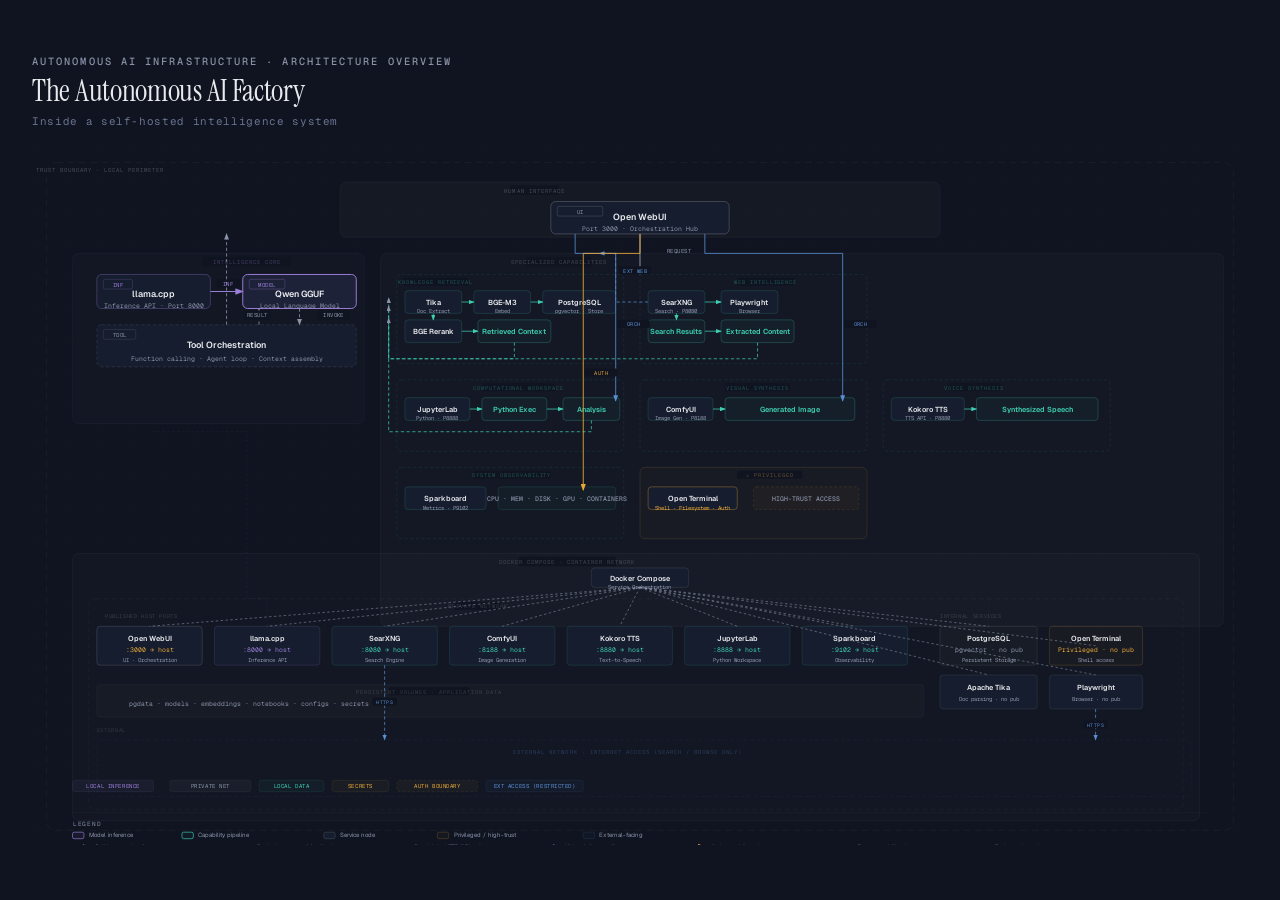
<file: autonomous-ai-factory.html>
<!DOCTYPE html>
<html lang="en">
<head>
  <meta charset="UTF-8">
  <meta name="viewport" content="width=device-width, initial-scale=1.0">
  <title>The Autonomous AI Factory · Architecture</title>
  <link href="https://fonts.googleapis.com/css2?family=Instrument+Serif:ital@0;1&family=Geist:wght@400;500;600&family=Geist+Mono:wght@400;500;600&family=Noto+Serif:ital@0;1&family=Noto+Sans+KR:wght@400;500;600&family=Noto+Sans+TC:wght@400;500;600&display=swap" rel="stylesheet">
  <style>
    *, *::before, *::after { box-sizing: border-box; margin: 0; padding: 0; }
    :root {
      --color-paper: #0f1420;
      --color-paper-2: #161d2e;
      --color-ink: #e8eaed;
      --color-ink-strong: #111111;
      --color-muted: #8b92a8;
      --color-soft: #6b7490;
      --color-rule: rgba(232,234,237,0.06);
      --color-rule-solid: rgba(232,234,237,0.15);
      --color-accent: #e09140;
      --color-accent-tint: rgba(224,145,64,0.07);
      --color-link: #5a8fd4;
      --color-cyan: #3ecfb2;
      --color-teal: #28a89a;
      --color-violet: #9b7ed8;
      --color-violet-tint: rgba(155,126,216,0.06);
      --color-amber: #e8a838;
      --color-amber-tint: rgba(232,168,56,0.06);
      --color-amber-border: rgba(232,168,56,0.50);
      --font-sans: 'Geist', system-ui, sans-serif;
      --font-serif: 'Instrument Serif', serif;
      --font-mono: 'Geist Mono', ui-monospace, monospace;
    }
    body {
      font-family: var(--font-sans);
      background: var(--color-paper);
      color: var(--color-ink);
      min-height: 100vh;
      display: flex;
      align-items: center;
      justify-content: center;
      padding: 2rem;
    }
    .frame { max-width: 1600px; width: 100%; }
    .header { margin-bottom: 1.25rem; }
    .eyebrow {
      font-family: var(--font-mono);
      font-size: 0.65rem;
      font-weight: 500;
      letter-spacing: 0.20em;
      text-transform: uppercase;
      color: var(--color-muted);
      margin-bottom: 0.4rem;
    }
    h1 {
      font-family: var(--font-serif);
      font-size: clamp(1.4rem, 2vw + 0.5rem, 1.85rem);
      font-weight: 400;
      letter-spacing: -0.01em;
      line-height: 1.15;
      color: var(--color-ink);
      margin-bottom: 0.35rem;
    }
    .subtitle {
      font-family: var(--font-mono);
      font-size: 0.68rem;
      font-weight: 400;
      color: var(--color-soft);
      letter-spacing: 0.06em;
    }
    svg { width: 100%; min-width: 1100px; display: block; }
  </style>
</head>
<body>
  <div class="frame">
    <div class="header">
      <p class="eyebrow">Autonomous AI Infrastructure · Architecture Overview</p>
      <h1>The Autonomous AI Factory</h1>
      <p class="subtitle">Inside a self-hosted intelligence system</p>
    </div>

    <svg viewBox="0 0 1500 860" xmlns="http://www.w3.org/2000/svg" role="img" aria-labelledby="autonomous-ai-title autonomous-ai-desc">
      <title id="autonomous-ai-title">The Autonomous AI Factory</title>
      <desc id="autonomous-ai-desc">Architecture diagram of a self-hosted AI ecosystem showing human interface, inference core, specialized capabilities, Docker container network, and trust boundaries.</desc>

      <defs>
        <!-- Background grid pattern -->
        <pattern id="grid" width="40" height="40" patternUnits="userSpaceOnUse">
          <path d="M 40 0 L 0 0 0 40" fill="none" stroke="rgba(232,234,237,0.025)" stroke-width="0.5"/>
        </pattern>

        <!-- Markers -->
        <marker id="arrow" markerWidth="8" markerHeight="6" refX="7" refY="3" orient="auto">
          <polygon points="0 0, 8 3, 0 6" fill="#8b92a8"/>
        </marker>
        <marker id="arrow-accent" markerWidth="8" markerHeight="6" refX="7" refY="3" orient="auto">
          <polygon points="0 0, 8 3, 0 6" fill="#e09140"/>
        </marker>
        <marker id="arrow-link" markerWidth="8" markerHeight="6" refX="7" refY="3" orient="auto">
          <polygon points="0 0, 8 3, 0 6" fill="#5a8fd4"/>
        </marker>
        <marker id="arrow-violet" markerWidth="8" markerHeight="6" refX="7" refY="3" orient="auto">
          <polygon points="0 0, 8 3, 0 6" fill="#9b7ed8"/>
        </marker>
        <marker id="arrow-cyan" markerWidth="8" markerHeight="6" refX="7" refY="3" orient="auto">
          <polygon points="0 0, 8 3, 0 6" fill="#3ecfb2"/>
        </marker>
        <marker id="arrow-amber" markerWidth="8" markerHeight="6" refX="7" refY="3" orient="auto">
          <polygon points="0 0, 8 3, 0 6" fill="#e8a838"/>
        </marker>

        <!-- Arrow styles -->
        <style>
          .arr-muted { fill: none; stroke: #8b92a8; stroke-width: 1.1; stroke-dasharray: none; marker-end: url(#arrow); }
          .arr-solid { fill: none; stroke: #8b92a8; stroke-width: 1.2; marker-end: url(#arrow); }
          .arr-accent { fill: none; stroke: #e09140; stroke-width: 1.4; marker-end: url(#arrow-accent); }
          .arr-link { fill: none; stroke: #5a8fd4; stroke-width: 1.1; marker-end: url(#arrow-link); }
          .arr-violet { fill: none; stroke: #9b7ed8; stroke-width: 1.2; marker-end: url(#arrow-violet); }
          .arr-cyan { fill: none; stroke: #3ecfb2; stroke-width: 1.1; marker-end: url(#arrow-cyan); }
          .arr-amber { fill: none; stroke: #e8a838; stroke-width: 1.3; marker-end: url(#arrow-amber); }
          .arr-dashed { fill: none; stroke: #8b92a8; stroke-width: 1; stroke-dasharray: 4,3; marker-end: url(#arrow); }
          .arr-dashed-link { fill: none; stroke: #5a8fd4; stroke-width: 1; stroke-dasharray: 4,3; marker-end: url(#arrow); }
        </style>
      </defs>

      <!-- Background -->
      <rect width="1500" height="860" fill="#0f1420"/>
      <rect width="1500" height="860" fill="url(#grid)"/>

      <!-- ============================================================ -->
      <!-- ZONE 5 — TRUST & CONTROL perimeter (outermost)               -->
      <!-- ============================================================ -->
      <rect x="18" y="18" width="1464" height="824" rx="12"
            fill="none" stroke="rgba(232,234,237,0.07)" stroke-width="0.8" stroke-dasharray="8,6"/>
      <rect x="24" y="20" width="120" height="12" rx="2" fill="#0f1420"/>
      <text x="84" y="29" fill="rgba(232,234,237,0.25)" font-size="7" font-family="'Geist Mono', monospace"
            text-anchor="middle" letter-spacing="0.18em">TRUST BOUNDARY · LOCAL PERIMETER</text>

      <!-- ============================================================ -->
      <!-- ZONE 1 — HUMAN INTERFACE (top band)                           -->
      <!-- ============================================================ -->
      <rect x="380" y="42" width="740" height="68" rx="8"
            fill="rgba(232,234,237,0.018)" stroke="rgba(232,234,237,0.08)" stroke-width="0.8"/>
      <rect x="590" y="46" width="60" height="12" rx="2" fill="#0f1420"/>
      <text x="620" y="55" fill="rgba(232,234,237,0.25)" font-size="7" font-family="'Geist Mono', monospace"
            text-anchor="middle" letter-spacing="0.18em">HUMAN INTERFACE</text>

      <!-- Open WebUI node (top center) -->
      <rect x="640" y="66" width="220" height="40" rx="6" fill="#161d2e"/>
      <rect x="640" y="66" width="220" height="40" rx="6" fill="none" stroke="rgba(232,234,237,0.25)" stroke-width="1"/>
      <rect x="648" y="72" width="56" height="12" rx="2" fill="transparent" stroke="rgba(232,234,237,0.20)" stroke-width="0.8"/>
      <text x="676" y="81" fill="#8b92a8" font-size="7" font-family="'Geist Mono', monospace" text-anchor="middle" letter-spacing="0.08em">UI</text>
      <text x="750" y="89" fill="#e8eaed" font-size="11" font-weight="600" font-family="'Geist', sans-serif" text-anchor="middle">Open WebUI</text>
      <text x="750" y="103" fill="#8b92a8" font-size="8" font-family="'Geist Mono', monospace" text-anchor="middle">Port 3000 · Orchestration Hub</text>

      <!-- ============================================================ -->
      <!-- ZONE 2 — INTELLIGENCE CORE (center-left)                      -->
      <!-- ============================================================ -->
      <rect x="50" y="130" width="360" height="210" rx="8"
            fill="rgba(155,126,216,0.025)" stroke="rgba(155,126,216,0.10)" stroke-width="0.8"/>
      <rect x="210" y="134" width="110" height="12" rx="2" fill="#0f1420"/>
      <text x="265" y="143" fill="rgba(155,126,216,0.35)" font-size="7" font-family="'Geist Mono', monospace"
            text-anchor="middle" letter-spacing="0.18em">INTELLIGENCE CORE</text>

      <!-- llama.cpp node -->
      <rect x="80" y="156" width="140" height="42" rx="6" fill="#161d2e"/>
      <rect x="80" y="156" width="140" height="42" rx="6" fill="none" stroke="rgba(155,126,216,0.40)" stroke-width="1"/>
      <rect x="88" y="162" width="36" height="12" rx="2" fill="transparent" stroke="rgba(155,126,216,0.30)" stroke-width="0.8"/>
      <text x="106" y="171" fill="#9b7ed8" font-size="7" font-family="'Geist Mono', monospace" text-anchor="middle" letter-spacing="0.08em">INF</text>
      <text x="150" y="184" fill="#e8eaed" font-size="11" font-weight="600" font-family="'Geist', sans-serif" text-anchor="middle">llama.cpp</text>
      <text x="150" y="198" fill="#8b92a8" font-size="8" font-family="'Geist Mono', monospace" text-anchor="middle">Inference API · Port 8000</text>

      <!-- Qwen GGUF model node (focal) -->
      <rect x="260" y="156" width="140" height="42" rx="6" fill="#161d2e"/>
      <rect x="260" y="156" width="140" height="42" rx="6" fill="rgba(155,126,216,0.06)" stroke="#9b7ed8" stroke-width="1.2"/>
      <rect x="268" y="162" width="44" height="12" rx="2" fill="transparent" stroke="rgba(155,126,216,0.40)" stroke-width="0.8"/>
      <text x="290" y="171" fill="#9b7ed8" font-size="7" font-family="'Geist Mono', monospace" text-anchor="middle" letter-spacing="0.08em">MODEL</text>
      <text x="330" y="184" fill="#e8eaed" font-size="11" font-weight="600" font-family="'Geist', sans-serif" text-anchor="middle">Qwen GGUF</text>
      <text x="330" y="198" fill="#8b92a8" font-size="8" font-family="'Geist Mono', monospace" text-anchor="middle">Local Language Model</text>

      <!-- Tool orchestration hub (below models) -->
      <rect x="80" y="218" width="320" height="52" rx="6" fill="#161d2e"/>
      <rect x="80" y="218" width="320" height="52" rx="6" fill="none" stroke="rgba(232,234,237,0.12)" stroke-width="1" stroke-dasharray="4,3"/>
      <rect x="88" y="224" width="40" height="12" rx="2" fill="transparent" stroke="rgba(232,234,237,0.15)" stroke-width="0.8"/>
      <text x="108" y="233" fill="#8b92a8" font-size="7" font-family="'Geist Mono', monospace" text-anchor="middle" letter-spacing="0.08em">TOOL</text>
      <text x="240" y="247" fill="#e8eaed" font-size="11" font-weight="600" font-family="'Geist', sans-serif" text-anchor="middle">Tool Orchestration</text>
      <text x="240" y="263" fill="#8b92a8" font-size="8" font-family="'Geist Mono', monospace" text-anchor="middle">Function calling · Agent loop · Context assembly</text>

      <!-- Arrows: request flow -->
      <!-- Open WebUI → llama.cpp -->
      <path d="M 750,106 V 156" fill="none" stroke="#8b92a8" stroke-width="1.2" marker-end="url(#arrow)"/>
      <rect x="770" y="120" width="56" height="12" rx="2" fill="#0f1420"/>
      <text x="798" y="129" fill="#8b92a8" font-size="7" font-family="'Geist Mono', monospace" text-anchor="middle" letter-spacing="0.08em">REQUEST</text>

      <!-- llama.cpp → Qwen -->
      <line x1="220" y1="177" x2="260" y2="177" stroke="#9b7ed8" stroke-width="1.3" marker-end="url(#arrow-violet)"/>
      <rect x="228" y="161" width="28" height="12" rx="2" fill="#0f1420"/>
      <text x="242" y="170" fill="#9b7ed8" font-size="7" font-family="'Geist Mono', monospace" text-anchor="middle" letter-spacing="0.08em">INF</text>

      <!-- Qwen → Tool orchestration (feedback loop) -->
      <path d="M 330,198 V 218" fill="none" stroke="#8b92a8" stroke-width="1" stroke-dasharray="4,3" marker-end="url(#arrow)"/>
      <rect x="352" y="200" width="40" height="12" rx="2" fill="#0f1420"/>
      <text x="372" y="209" fill="#8b92a8" font-size="7" font-family="'Geist Mono', monospace" text-anchor="middle" letter-spacing="0.08em">INVOKE</text>

      <!-- Tool orchestration → Qwen (return) -->
      <path d="M 280,218 V 198" fill="none" stroke="#8b92a8" stroke-width="1" stroke-dasharray="4,3" marker-end="url(#arrow)"/>
      <rect x="262" y="200" width="32" height="12" rx="2" fill="#0f1420"/>
      <text x="278" y="209" fill="#8b92a8" font-size="7" font-family="'Geist Mono', monospace" text-anchor="middle" letter-spacing="0.08em">RESULT</text>

      <!-- Tool orchestration → response (back up to Open WebUI via dashed) -->
      <path d="M 240,218 V 106" fill="none" stroke="#8b92a8" stroke-width="1" stroke-dasharray="4,3" marker-end="url(#arrow)"/>

      <!-- ============================================================ -->
      <!-- ZONE 3 — SPECIALIZED CAPABILITIES (right side)                -->
      <!-- ============================================================ -->
      <rect x="430" y="130" width="1040" height="460" rx="8"
            fill="rgba(232,234,237,0.015)" stroke="rgba(232,234,237,0.07)" stroke-width="0.8"/>
      <rect x="610" y="134" width="80" height="12" rx="2" fill="#0f1420"/>
      <text x="650" y="143" fill="rgba(232,234,237,0.22)" font-size="7" font-family="'Geist Mono', monospace"
            text-anchor="middle" letter-spacing="0.18em">SPECIALIZED CAPABILITIES</text>

      <!-- --- Capability 1: Knowledge Retrieval (top row, left) --- -->
      <rect x="450" y="156" width="280" height="110" rx="6"
            fill="none" stroke="rgba(62,207,178,0.15)" stroke-width="0.8" stroke-dasharray="4,3"/>
      <rect x="458" y="160" width="80" height="10" rx="2" fill="#0f1420"/>
      <text x="498" y="168" fill="rgba(62,207,178,0.35)" font-size="6.5" font-family="'Geist Mono', monospace"
            text-anchor="middle" letter-spacing="0.18em">KNOWLEDGE RETRIEVAL</text>

      <!-- Tika -->
      <rect x="460" y="176" width="70" height="28" rx="4" fill="#161d2e" stroke="rgba(62,207,178,0.25)" stroke-width="0.8"/>
      <text x="495" y="194" fill="#e8eaed" font-size="9" font-weight="600" font-family="'Geist', sans-serif" text-anchor="middle">Tika</text>
      <text x="495" y="204" fill="#8b92a8" font-size="7" font-family="'Geist Mono', monospace" text-anchor="middle">Doc Extract</text>

      <!-- BGE-M3 Embeddings -->
      <rect x="545" y="176" width="70" height="28" rx="4" fill="#161d2e" stroke="rgba(62,207,178,0.25)" stroke-width="0.8"/>
      <text x="580" y="194" fill="#e8eaed" font-size="9" font-weight="600" font-family="'Geist', sans-serif" text-anchor="middle">BGE-M3</text>
      <text x="580" y="204" fill="#8b92a8" font-size="7" font-family="'Geist Mono', monospace" text-anchor="middle">Embed</text>

      <!-- PostgreSQL/pgvector -->
      <rect x="630" y="176" width="90" height="28" rx="4" fill="#161d2e" stroke="rgba(62,207,178,0.25)" stroke-width="0.8"/>
      <text x="675" y="194" fill="#e8eaed" font-size="9" font-weight="600" font-family="'Geist', sans-serif" text-anchor="middle">PostgreSQL</text>
      <text x="675" y="204" fill="#8b92a8" font-size="7" font-family="'Geist Mono', monospace" text-anchor="middle">pgvector · Store</text>

      <!-- BGE Rerank -->
      <rect x="460" y="212" width="70" height="28" rx="4" fill="#161d2e" stroke="rgba(62,207,178,0.25)" stroke-width="0.8"/>
      <text x="495" y="230" fill="#e8eaed" font-size="9" font-weight="600" font-family="'Geist', sans-serif" text-anchor="middle">BGE Rerank</text>

      <!-- Retrieved Context -->
      <rect x="550" y="212" width="90" height="28" rx="4" fill="rgba(62,207,178,0.04)" stroke="rgba(62,207,178,0.35)" stroke-width="0.8"/>
      <text x="595" y="230" fill="#3ecfb2" font-size="9" font-weight="600" font-family="'Geist', sans-serif" text-anchor="middle">Retrieved Context</text>

      <!-- Knowledge pipeline arrows -->
      <line x1="530" y1="190" x2="545" y2="190" stroke="#3ecfb2" stroke-width="0.9" marker-end="url(#arrow-cyan)"/>
      <line x1="615" y1="190" x2="630" y2="190" stroke="#3ecfb2" stroke-width="0.9" marker-end="url(#arrow-cyan)"/>
      <line x1="495" y1="204" x2="495" y2="212" stroke="#3ecfb2" stroke-width="0.9" marker-end="url(#arrow-cyan)"/>
      <line x1="530" y1="226" x2="550" y2="226" stroke="#3ecfb2" stroke-width="0.9" marker-end="url(#arrow-cyan)"/>

      <!-- Knowledge → LLM context (dashed) -->
      <path d="M 595,240 V 260 H 440 V 185" fill="none" stroke="#3ecfb2" stroke-width="0.9" stroke-dasharray="4,3" marker-end="url(#arrow)"/>

      <!-- --- Capability 2: Web Intelligence (top row, right) --- -->
      <rect x="750" y="156" width="280" height="110" rx="6"
            fill="none" stroke="rgba(62,207,178,0.15)" stroke-width="0.8" stroke-dasharray="4,3"/>
      <rect x="870" y="160" width="70" height="10" rx="2" fill="#0f1420"/>
      <text x="905" y="168" fill="rgba(62,207,178,0.35)" font-size="6.5" font-family="'Geist Mono', monospace"
            text-anchor="middle" letter-spacing="0.18em">WEB INTELLIGENCE</text>

      <!-- SearXNG -->
      <rect x="760" y="176" width="70" height="28" rx="4" fill="#161d2e" stroke="rgba(62,207,178,0.25)" stroke-width="0.8"/>
      <text x="795" y="194" fill="#e8eaed" font-size="9" font-weight="600" font-family="'Geist', sans-serif" text-anchor="middle">SearXNG</text>
      <text x="795" y="204" fill="#8b92a8" font-size="7" font-family="'Geist Mono', monospace" text-anchor="middle">Search · P8080</text>

      <!-- Playwright -->
      <rect x="850" y="176" width="70" height="28" rx="4" fill="#161d2e" stroke="rgba(62,207,178,0.25)" stroke-width="0.8"/>
      <text x="885" y="194" fill="#e8eaed" font-size="9" font-weight="600" font-family="'Geist', sans-serif" text-anchor="middle">Playwright</text>
      <text x="885" y="204" fill="#8b92a8" font-size="7" font-family="'Geist Mono', monospace" text-anchor="middle">Browser</text>

      <!-- Search Results -->
      <rect x="760" y="212" width="70" height="28" rx="4" fill="rgba(62,207,178,0.04)" stroke="rgba(62,207,178,0.35)" stroke-width="0.8"/>
      <text x="795" y="230" fill="#3ecfb2" font-size="9" font-weight="600" font-family="'Geist', sans-serif" text-anchor="middle">Search Results</text>

      <!-- Extracted Content -->
      <rect x="850" y="212" width="90" height="28" rx="4" fill="rgba(62,207,178,0.04)" stroke="rgba(62,207,178,0.35)" stroke-width="0.8"/>
      <text x="895" y="230" fill="#3ecfb2" font-size="9" font-weight="600" font-family="'Geist', sans-serif" text-anchor="middle">Extracted Content</text>

      <!-- Web pipeline arrows -->
      <line x1="830" y1="190" x2="850" y2="190" stroke="#3ecfb2" stroke-width="0.9" marker-end="url(#arrow-cyan)"/>
      <line x1="795" y1="204" x2="795" y2="212" stroke="#3ecfb2" stroke-width="0.9" marker-end="url(#arrow-cyan)"/>
      <line x1="830" y1="226" x2="850" y2="226" stroke="#3ecfb2" stroke-width="0.9" marker-end="url(#arrow-cyan)"/>

      <!-- External web arrow (dashed, from SearXNG) -->
      <path d="M 760,190 H 720 V 130 H 700" fill="none" stroke="#5a8fd4" stroke-width="0.9" stroke-dasharray="4,3" marker-end="url(#arrow-link)"/>
      <rect x="724" y="146" width="40" height="10" rx="2" fill="#0f1420"/>
      <text x="744" y="154" fill="#5a8fd4" font-size="6.5" font-family="'Geist Mono', monospace" text-anchor="middle" letter-spacing="0.08em">EXT WEB</text>

      <!-- Web → LLM context (dashed) -->
      <path d="M 895,240 V 260 H 440 V 195" fill="none" stroke="#3ecfb2" stroke-width="0.9" stroke-dasharray="4,3" marker-end="url(#arrow)"/>

      <!-- --- Capability 3: Computational Workspace (mid row, left) --- -->
      <rect x="450" y="286" width="280" height="88" rx="6"
            fill="none" stroke="rgba(62,207,178,0.15)" stroke-width="0.8" stroke-dasharray="4,3"/>
      <rect x="555" y="290" width="90" height="10" rx="2" fill="#0f1420"/>
      <text x="600" y="298" fill="rgba(62,207,178,0.35)" font-size="6.5" font-family="'Geist Mono', monospace"
            text-anchor="middle" letter-spacing="0.18em">COMPUTATIONAL WORKSPACE</text>

      <!-- JupyterLab -->
      <rect x="460" y="308" width="80" height="28" rx="4" fill="#161d2e" stroke="rgba(62,207,178,0.25)" stroke-width="0.8"/>
      <text x="500" y="326" fill="#e8eaed" font-size="9" font-weight="600" font-family="'Geist', sans-serif" text-anchor="middle">JupyterLab</text>
      <text x="500" y="336" fill="#8b92a8" font-size="7" font-family="'Geist Mono', monospace" text-anchor="middle">Python · P8888</text>

      <!-- Python Execution -->
      <rect x="555" y="308" width="80" height="28" rx="4" fill="rgba(62,207,178,0.04)" stroke="rgba(62,207,178,0.35)" stroke-width="0.8"/>
      <text x="595" y="326" fill="#3ecfb2" font-size="9" font-weight="600" font-family="'Geist', sans-serif" text-anchor="middle">Python Exec</text>

      <!-- Analysis Results -->
      <rect x="655" y="308" width="70" height="28" rx="4" fill="rgba(62,207,178,0.04)" stroke="rgba(62,207,178,0.35)" stroke-width="0.8"/>
      <text x="690" y="326" fill="#3ecfb2" font-size="9" font-weight="600" font-family="'Geist', sans-serif" text-anchor="middle">Analysis</text>

      <!-- Arrow Jupyter → Python -->
      <line x1="540" y1="322" x2="555" y2="322" stroke="#3ecfb2" stroke-width="0.9" marker-end="url(#arrow-cyan)"/>
      <!-- Arrow Python → Analysis -->
      <line x1="635" y1="322" x2="655" y2="322" stroke="#3ecfb2" stroke-width="0.9" marker-end="url(#arrow-cyan)"/>

      <!-- Analysis → LLM context (dashed) -->
      <path d="M 690,336 V 350 H 440 V 210" fill="none" stroke="#3ecfb2" stroke-width="0.9" stroke-dasharray="4,3" marker-end="url(#arrow)"/>

      <!-- --- Capability 4: Visual Synthesis (mid row, center) --- -->
      <rect x="750" y="286" width="280" height="88" rx="6"
            fill="none" stroke="rgba(62,207,178,0.15)" stroke-width="0.8" stroke-dasharray="4,3"/>
      <rect x="855" y="290" width="80" height="10" rx="2" fill="#0f1420"/>
      <text x="895" y="298" fill="rgba(62,207,178,0.35)" font-size="6.5" font-family="'Geist Mono', monospace"
            text-anchor="middle" letter-spacing="0.18em">VISUAL SYNTHESIS</text>

      <!-- ComfyUI -->
      <rect x="760" y="308" width="80" height="28" rx="4" fill="#161d2e" stroke="rgba(62,207,178,0.25)" stroke-width="0.8"/>
      <text x="800" y="326" fill="#e8eaed" font-size="9" font-weight="600" font-family="'Geist', sans-serif" text-anchor="middle">ComfyUI</text>
      <text x="800" y="336" fill="#8b92a8" font-size="7" font-family="'Geist Mono', monospace" text-anchor="middle">Image Gen · P8188</text>

      <!-- Generated Image -->
      <rect x="855" y="308" width="160" height="28" rx="4" fill="rgba(62,207,178,0.04)" stroke="rgba(62,207,178,0.35)" stroke-width="0.8"/>
      <text x="935" y="326" fill="#3ecfb2" font-size="9" font-weight="600" font-family="'Geist', sans-serif" text-anchor="middle">Generated Image</text>

      <!-- Arrow ComfyUI → Image -->
      <line x1="840" y1="322" x2="855" y2="322" stroke="#3ecfb2" stroke-width="0.9" marker-end="url(#arrow-cyan)"/>

      <!-- Open WebUI → ComfyUI (solid, from top zone) -->
      <path d="M 670,106 V 130 H 720 V 312" fill="none" stroke="#5a8fd4" stroke-width="1" marker-end="url(#arrow-link)"/>
      <rect x="722" y="212" width="40" height="10" rx="2" fill="#0f1420"/>
      <text x="742" y="220" fill="#5a8fd4" font-size="6.5" font-family="'Geist Mono', monospace" text-anchor="middle" letter-spacing="0.08em">ORCH</text>

      <!-- --- Capability 5: Voice Synthesis (mid row, right) --- -->
      <rect x="1050" y="286" width="280" height="88" rx="6"
            fill="none" stroke="rgba(62,207,178,0.15)" stroke-width="0.8" stroke-dasharray="4,3"/>
      <rect x="1130" y="290" width="65" height="10" rx="2" fill="#0f1420"/>
      <text x="1162" y="298" fill="rgba(62,207,178,0.35)" font-size="6.5" font-family="'Geist Mono', monospace"
            text-anchor="middle" letter-spacing="0.18em">VOICE SYNTHESIS</text>

      <!-- Kokoro TTS -->
      <rect x="1060" y="308" width="90" height="28" rx="4" fill="#161d2e" stroke="rgba(62,207,178,0.25)" stroke-width="0.8"/>
      <text x="1105" y="326" fill="#e8eaed" font-size="9" font-weight="600" font-family="'Geist', sans-serif" text-anchor="middle">Kokoro TTS</text>
      <text x="1105" y="336" fill="#8b92a8" font-size="7" font-family="'Geist Mono', monospace" text-anchor="middle">TTS API · P8880</text>

      <!-- Synthesized Speech -->
      <rect x="1165" y="308" width="150" height="28" rx="4" fill="rgba(62,207,178,0.04)" stroke="rgba(62,207,178,0.35)" stroke-width="0.8"/>
      <text x="1240" y="326" fill="#3ecfb2" font-size="9" font-weight="600" font-family="'Geist', sans-serif" text-anchor="middle">Synthesized Speech</text>

      <!-- Arrow Kokoro → Speech -->
      <line x1="1150" y1="322" x2="1165" y2="322" stroke="#3ecfb2" stroke-width="0.9" marker-end="url(#arrow-cyan)"/>

      <!-- Open WebUI → Kokoro (solid, from top zone) -->
      <path d="M 830,106 V 130 H 1000 V 312" fill="none" stroke="#5a8fd4" stroke-width="1" marker-end="url(#arrow-link)"/>
      <rect x="1002" y="212" width="40" height="10" rx="2" fill="#0f1420"/>
      <text x="1022" y="220" fill="#5a8fd4" font-size="6.5" font-family="'Geist Mono', monospace" text-anchor="middle" letter-spacing="0.08em">ORCH</text>

      <!-- --- Capability 6: System Observability (bottom left) --- -->
      <rect x="450" y="394" width="280" height="88" rx="6"
            fill="none" stroke="rgba(62,207,178,0.15)" stroke-width="0.8" stroke-dasharray="4,3"/>
      <rect x="545" y="398" width="95" height="10" rx="2" fill="#0f1420"/>
      <text x="592" y="406" fill="rgba(62,207,178,0.35)" font-size="6.5" font-family="'Geist Mono', monospace"
            text-anchor="middle" letter-spacing="0.18em">SYSTEM OBSERVABILITY</text>

      <!-- Sparkboard -->
      <rect x="460" y="418" width="100" height="28" rx="4" fill="#161d2e" stroke="rgba(62,207,178,0.25)" stroke-width="0.8"/>
      <text x="510" y="436" fill="#e8eaed" font-size="9" font-weight="600" font-family="'Geist', sans-serif" text-anchor="middle">Sparkboard</text>
      <text x="510" y="446" fill="#8b92a8" font-size="7" font-family="'Geist Mono', monospace" text-anchor="middle">Metrics · P9102</text>

      <!-- Metrics display -->
      <rect x="575" y="418" width="145" height="28" rx="4" fill="rgba(62,207,178,0.03)" stroke="rgba(62,207,178,0.20)" stroke-width="0.8"/>
      <text x="647" y="436" fill="#8b92a8" font-size="8" font-weight="500" font-family="'Geist Mono', monospace" text-anchor="middle">CPU · MEM · DISK · GPU · CONTAINERS</text>

      <!-- --- Capability 7: Privileged Operations (bottom right) --- -->
      <rect x="750" y="394" width="280" height="88" rx="6"
            fill="rgba(232,168,56,0.02)" stroke="rgba(232,168,56,0.20)" stroke-width="0.8"/>
      <rect x="870" y="398" width="80" height="10" rx="2" fill="#0f1420"/>
      <text x="910" y="406" fill="rgba(232,168,56,0.40)" font-size="6.5" font-family="'Geist Mono', monospace"
            text-anchor="middle" letter-spacing="0.18em">⚠ PRIVILEGED</text>

      <!-- Open Terminal -->
      <rect x="760" y="418" width="110" height="28" rx="4" fill="#161d2e" stroke="rgba(232,168,56,0.40)" stroke-width="1"/>
      <text x="815" y="436" fill="#e8eaed" font-size="9" font-weight="600" font-family="'Geist', sans-serif" text-anchor="middle">Open Terminal</text>
      <text x="815" y="446" fill="#e8a838" font-size="7" font-family="'Geist Mono', monospace" text-anchor="middle">Shell · Filesystem · Auth</text>

      <!-- Auth boundary indicator -->
      <rect x="890" y="418" width="130" height="28" rx="4" fill="rgba(232,168,56,0.03)" stroke="rgba(232,168,56,0.20)" stroke-width="0.8" stroke-dasharray="3,3"/>
      <text x="955" y="436" fill="#8b92a8" font-size="8" font-weight="500" font-family="'Geist Mono', monospace" text-anchor="middle">HIGH-TRUST ACCESS</text>

      <!-- Open WebUI → Terminal (amber accent) -->
      <path d="M 750,106 V 130 H 680 V 422" fill="none" stroke="#e8a838" stroke-width="1.1" marker-end="url(#arrow-amber)"/>
      <rect x="682" y="272" width="40" height="10" rx="2" fill="#0f1420"/>
      <text x="702" y="280" fill="#e8a838" font-size="6.5" font-family="'Geist Mono', monospace" text-anchor="middle" letter-spacing="0.08em">AUTH</text>

      <!-- ============================================================ -->
      <!-- ZONE 4 — DATA & EXECUTION INFRASTRUCTURE (bottom band)      -->
      <!-- ============================================================ -->
      <rect x="50" y="500" width="1390" height="330" rx="8"
            fill="rgba(232,234,237,0.012)" stroke="rgba(232,234,237,0.08)" stroke-width="0.8"/>
      <rect x="600" y="504" width="120" height="12" rx="2" fill="#0f1420"/>
      <text x="660" y="513" fill="rgba(232,234,237,0.22)" font-size="7" font-family="'Geist Mono', monospace"
            text-anchor="middle" letter-spacing="0.18em">DOCKER COMPOSE · CONTAINER NETWORK</text>

      <!-- Docker Compose label -->
      <rect x="690" y="518" width="120" height="24" rx="4" fill="#161d2e" stroke="rgba(232,234,237,0.15)" stroke-width="0.8"/>
      <text x="750" y="534" fill="#e8eaed" font-size="9" font-weight="600" font-family="'Geist', sans-serif" text-anchor="middle">Docker Compose</text>
      <text x="750" y="544" fill="#8b92a8" font-size="7" font-family="'Geist Mono', monospace" text-anchor="middle">Service Orchestration</text>

      <!-- ==================== Docker network boundary ==================== -->
      <rect x="70" y="556" width="1350" height="260" rx="8"
            fill="none" stroke="rgba(232,234,237,0.06)" stroke-width="0.8" stroke-dasharray="6,4"/>
      <rect x="520" y="560" width="60" height="10" rx="2" fill="#0f1420"/>
      <text x="550" y="568" fill="rgba(232,234,237,0.18)" font-size="6.5" font-family="'Geist Mono', monospace"
            text-anchor="middle" letter-spacing="0.18em">PRIVATE NETWORK</text>

      <!-- --- Published Host Ports (left side) --- -->
      <text x="90" y="580" fill="rgba(232,234,237,0.18)" font-size="6.5" font-family="'Geist Mono', monospace" letter-spacing="0.12em">PUBLISHED HOST PORTS</text>

      <!-- Port 3000 - Open WebUI -->
      <rect x="80" y="590" width="130" height="48" rx="4" fill="#161d2e" stroke="rgba(232,234,237,0.20)" stroke-width="0.8"/>
      <text x="145" y="608" fill="#e8eaed" font-size="9" font-weight="600" font-family="'Geist', sans-serif" text-anchor="middle">Open WebUI</text>
      <text x="145" y="622" fill="#e8a838" font-size="8" font-family="'Geist Mono', monospace" text-anchor="middle">:3000 → host</text>
      <text x="145" y="634" fill="#8b92a8" font-size="7" font-family="'Geist Mono', monospace" text-anchor="middle">UI · Orchestration</text>

      <!-- Port 8000 - llama.cpp -->
      <rect x="225" y="590" width="130" height="48" rx="4" fill="#161d2e" stroke="rgba(155,126,216,0.25)" stroke-width="0.8"/>
      <text x="290" y="608" fill="#e8eaed" font-size="9" font-weight="600" font-family="'Geist', sans-serif" text-anchor="middle">llama.cpp</text>
      <text x="290" y="622" fill="#9b7ed8" font-size="8" font-family="'Geist Mono', monospace" text-anchor="middle">:8000 → host</text>
      <text x="290" y="634" fill="#8b92a8" font-size="7" font-family="'Geist Mono', monospace" text-anchor="middle">Inference API</text>

      <!-- Port 8080 - SearXNG -->
      <rect x="370" y="590" width="130" height="48" rx="4" fill="#161d2e" stroke="rgba(62,207,178,0.20)" stroke-width="0.8"/>
      <text x="435" y="608" fill="#e8eaed" font-size="9" font-weight="600" font-family="'Geist', sans-serif" text-anchor="middle">SearXNG</text>
      <text x="435" y="622" fill="#3ecfb2" font-size="8" font-family="'Geist Mono', monospace" text-anchor="middle">:8080 → host</text>
      <text x="435" y="634" fill="#8b92a8" font-size="7" font-family="'Geist Mono', monospace" text-anchor="middle">Search Engine</text>

      <!-- Port 8188 - ComfyUI -->
      <rect x="515" y="590" width="130" height="48" rx="4" fill="#161d2e" stroke="rgba(62,207,178,0.20)" stroke-width="0.8"/>
      <text x="580" y="608" fill="#e8eaed" font-size="9" font-weight="600" font-family="'Geist', sans-serif" text-anchor="middle">ComfyUI</text>
      <text x="580" y="622" fill="#3ecfb2" font-size="8" font-family="'Geist Mono', monospace" text-anchor="middle">:8188 → host</text>
      <text x="580" y="634" fill="#8b92a8" font-size="7" font-family="'Geist Mono', monospace" text-anchor="middle">Image Generation</text>

      <!-- Port 8880 - Kokoro -->
      <rect x="660" y="590" width="130" height="48" rx="4" fill="#161d2e" stroke="rgba(62,207,178,0.20)" stroke-width="0.8"/>
      <text x="725" y="608" fill="#e8eaed" font-size="9" font-weight="600" font-family="'Geist', sans-serif" text-anchor="middle">Kokoro TTS</text>
      <text x="725" y="622" fill="#3ecfb2" font-size="8" font-family="'Geist Mono', monospace" text-anchor="middle">:8880 → host</text>
      <text x="725" y="634" fill="#8b92a8" font-size="7" font-family="'Geist Mono', monospace" text-anchor="middle">Text-to-Speech</text>

      <!-- Port 8888 - JupyterLab -->
      <rect x="805" y="590" width="130" height="48" rx="4" fill="#161d2e" stroke="rgba(62,207,178,0.20)" stroke-width="0.8"/>
      <text x="870" y="608" fill="#e8eaed" font-size="9" font-weight="600" font-family="'Geist', sans-serif" text-anchor="middle">JupyterLab</text>
      <text x="870" y="622" fill="#3ecfb2" font-size="8" font-family="'Geist Mono', monospace" text-anchor="middle">:8888 → host</text>
      <text x="870" y="634" fill="#8b92a8" font-size="7" font-family="'Geist Mono', monospace" text-anchor="middle">Python Workspace</text>

      <!-- Port 9102 - Sparkboard -->
      <rect x="950" y="590" width="130" height="48" rx="4" fill="#161d2e" stroke="rgba(62,207,178,0.20)" stroke-width="0.8"/>
      <text x="1015" y="608" fill="#e8eaed" font-size="9" font-weight="600" font-family="'Geist', sans-serif" text-anchor="middle">Sparkboard</text>
      <text x="1015" y="622" fill="#3ecfb2" font-size="8" font-family="'Geist Mono', monospace" text-anchor="middle">:9102 → host</text>
      <text x="1015" y="634" fill="#8b92a8" font-size="7" font-family="'Geist Mono', monospace" text-anchor="middle">Observability</text>

      <!-- ==================== Internal-only services (right side) ==================== -->
      <text x="1120" y="580" fill="rgba(232,234,237,0.18)" font-size="6.5" font-family="'Geist Mono', monospace" letter-spacing="0.12em">INTERNAL SERVICES</text>

      <!-- PostgreSQL -->
      <rect x="1120" y="590" width="120" height="48" rx="4" fill="rgba(232,234,237,0.02)" stroke="rgba(232,234,237,0.12)" stroke-width="0.8"/>
      <text x="1180" y="608" fill="#e8eaed" font-size="9" font-weight="600" font-family="'Geist', sans-serif" text-anchor="middle">PostgreSQL</text>
      <text x="1180" y="622" fill="#8b92a8" font-size="8" font-family="'Geist Mono', monospace" text-anchor="middle">pgvector · no pub</text>
      <text x="1180" y="634" fill="#8b92a8" font-size="7" font-family="'Geist Mono', monospace" text-anchor="middle">Persistent Storage</text>

      <!-- Apache Tika -->
      <rect x="1120" y="650" width="120" height="42" rx="4" fill="#161d2e" stroke="rgba(232,234,237,0.12)" stroke-width="0.8"/>
      <text x="1180" y="668" fill="#e8eaed" font-size="9" font-weight="600" font-family="'Geist', sans-serif" text-anchor="middle">Apache Tika</text>
      <text x="1180" y="682" fill="#8b92a8" font-size="7" font-family="'Geist Mono', monospace" text-anchor="middle">Doc parsing · no pub</text>

      <!-- Playwright -->
      <rect x="1255" y="650" width="115" height="42" rx="4" fill="#161d2e" stroke="rgba(232,234,237,0.12)" stroke-width="0.8"/>
      <text x="1312" y="668" fill="#e8eaed" font-size="9" font-weight="600" font-family="'Geist', sans-serif" text-anchor="middle">Playwright</text>
      <text x="1312" y="682" fill="#8b92a8" font-size="7" font-family="'Geist Mono', monospace" text-anchor="middle">Browser · no pub</text>

      <!-- Open Terminal (privileged, internal) -->
      <rect x="1255" y="590" width="115" height="48" rx="4" fill="rgba(232,168,56,0.03)" stroke="rgba(232,168,56,0.25)" stroke-width="0.8"/>
      <text x="1312" y="608" fill="#e8eaed" font-size="9" font-weight="600" font-family="'Geist', sans-serif" text-anchor="middle">Open Terminal</text>
      <text x="1312" y="622" fill="#e8a838" font-size="8" font-family="'Geist Mono', monospace" text-anchor="middle">Privileged · no pub</text>
      <text x="1312" y="634" fill="#8b92a8" font-size="7" font-family="'Geist Mono', monospace" text-anchor="middle">Shell access</text>

      <!-- ==================== Persistent data layer (bottom of docker) ==================== -->
      <rect x="80" y="662" width="1020" height="40" rx="4"
            fill="rgba(232,234,237,0.015)" stroke="rgba(232,234,237,0.06)" stroke-width="0.8"/>
      <rect x="440" y="665" width="100" height="10" rx="2" fill="#0f1420"/>
      <text x="490" y="673" fill="rgba(232,234,237,0.18)" font-size="6.5" font-family="'Geist Mono', monospace"
            text-anchor="middle" letter-spacing="0.18em">PERSISTENT VOLUMES · APPLICATION DATA</text>

      <text x="120" y="688" fill="#8b92a8" font-size="8" font-family="'Geist Mono', monospace">pgdata · models · embeddings · notebooks · configs · secrets</text>

      <!-- ==================== External network boundary ==================== -->
      <text x="80" y="720" fill="rgba(232,234,237,0.15)" font-size="6.5" font-family="'Geist Mono', monospace" letter-spacing="0.12em">EXTERNAL</text>

      <!-- External network area -->
      <rect x="80" y="730" width="1350" height="70" rx="6"
            fill="none" stroke="rgba(90,143,212,0.10)" stroke-width="0.8" stroke-dasharray="4,4"/>
      <text x="735" y="748" fill="rgba(90,143,212,0.30)" font-size="7" font-family="'Geist Mono', monospace"
            text-anchor="middle" letter-spacing="0.18em">EXTERNAL NETWORK · INTERNET ACCESS (SEARCH / BROWSE ONLY)</text>

      <!-- Arrow: SearXNG to external -->
      <line x1="435" y1="638" x2="435" y2="730" stroke="#5a8fd4" stroke-width="0.9" stroke-dasharray="4,3" marker-end="url(#arrow-link)"/>
      <rect x="420" y="678" width="30" height="10" rx="2" fill="#0f1420"/>
      <text x="435" y="686" fill="#5a8fd4" font-size="6" font-family="'Geist Mono', monospace" text-anchor="middle" letter-spacing="0.08em">HTTPS</text>

      <!-- Arrow: Playwright to external -->
      <line x1="1312" y1="692" x2="1312" y2="730" stroke="#5a8fd4" stroke-width="0.9" stroke-dasharray="4,3" marker-end="url(#arrow-link)"/>
      <rect x="1297" y="706" width="30" height="10" rx="2" fill="#0f1420"/>
      <text x="1312" y="714" fill="#5a8fd4" font-size="6" font-family="'Geist Mono', monospace" text-anchor="middle" letter-spacing="0.08em">HTTPS</text>

      <!-- ==================== Docker Compose ↔ Services connections ==================== -->
      <!-- Docker Compose orchestrates all services (dashed connections) -->
      <line x1="750" y1="542" x2="145" y2="590" stroke="#8b92a8" stroke-width="0.7" stroke-dasharray="3,3"/>
      <line x1="750" y1="542" x2="290" y2="590" stroke="#8b92a8" stroke-width="0.7" stroke-dasharray="3,3"/>
      <line x1="750" y1="542" x2="435" y2="590" stroke="#8b92a8" stroke-width="0.7" stroke-dasharray="3,3"/>
      <line x1="750" y1="542" x2="580" y2="590" stroke="#8b92a8" stroke-width="0.7" stroke-dasharray="3,3"/>
      <line x1="750" y1="542" x2="725" y2="590" stroke="#8b92a8" stroke-width="0.7" stroke-dasharray="3,3"/>
      <line x1="750" y1="542" x2="870" y2="590" stroke="#8b92a8" stroke-width="0.7" stroke-dasharray="3,3"/>
      <line x1="750" y1="542" x2="1015" y2="590" stroke="#8b92a8" stroke-width="0.7" stroke-dasharray="3,3"/>
      <line x1="750" y1="542" x2="1180" y2="590" stroke="#8b92a8" stroke-width="0.7" stroke-dasharray="3,3"/>
      <line x1="750" y1="542" x2="1180" y2="650" stroke="#8b92a8" stroke-width="0.7" stroke-dasharray="3,3"/>
      <line x1="750" y1="542" x2="1312" y2="650" stroke="#8b92a8" stroke-width="0.7" stroke-dasharray="3,3"/>
      <line x1="750" y1="542" x2="1312" y2="614" stroke="#8b92a8" stroke-width="0.7" stroke-dasharray="3,3"/>

      <!-- ==================== Inter-service connections ==================== -->
      <!-- llama.cpp ↔ Open WebUI (internal network) -->
      <path d="M 290,590 V 556 H 265 V 350 H 150" fill="none" stroke="rgba(155,126,216,0.15)" stroke-width="0.7" stroke-dasharray="3,3"/>

      <!-- PostgreSQL ↔ Knowledge services -->
      <line x1="1180" y1="590" x2="1180" y2="556" stroke="rgba(232,234,237,0.06)" stroke-width="0.7" stroke-dasharray="3,3"/>

      <!-- ==================== Security annotations ==================== -->
      <!-- Local inference label -->
      <rect x="50" y="780" width="100" height="14" rx="3" fill="rgba(155,126,216,0.06)" stroke="rgba(155,126,216,0.20)" stroke-width="0.6"/>
      <text x="100" y="790" fill="#9b7ed8" font-size="7" font-family="'Geist Mono', monospace" text-anchor="middle" letter-spacing="0.10em">LOCAL INFERENCE</text>

      <!-- Private comms label -->
      <rect x="170" y="780" width="100" height="14" rx="3" fill="rgba(232,234,237,0.03)" stroke="rgba(232,234,237,0.10)" stroke-width="0.6"/>
      <text x="220" y="790" fill="#8b92a8" font-size="7" font-family="'Geist Mono', monospace" text-anchor="middle" letter-spacing="0.10em">PRIVATE NET</text>

      <!-- Local data label -->
      <rect x="280" y="780" width="80" height="14" rx="3" fill="rgba(62,207,178,0.04)" stroke="rgba(62,207,178,0.18)" stroke-width="0.6"/>
      <text x="320" y="790" fill="#3ecfb2" font-size="7" font-family="'Geist Mono', monospace" text-anchor="middle" letter-spacing="0.10em">LOCAL DATA</text>

      <!-- Secrets label -->
      <rect x="370" y="780" width="70" height="14" rx="3" fill="rgba(232,168,56,0.04)" stroke="rgba(232,168,56,0.18)" stroke-width="0.6"/>
      <text x="405" y="790" fill="#e8a838" font-size="7" font-family="'Geist Mono', monospace" text-anchor="middle" letter-spacing="0.10em">SECRETS</text>

      <!-- Auth boundary label -->
      <rect x="450" y="780" width="100" height="14" rx="3" fill="rgba(232,168,56,0.04)" stroke="rgba(232,168,56,0.20)" stroke-width="0.6" stroke-dasharray="3,3"/>
      <text x="500" y="790" fill="#e8a838" font-size="7" font-family="'Geist Mono', monospace" text-anchor="middle" letter-spacing="0.10em">AUTH BOUNDARY</text>

      <!-- External access label -->
      <rect x="560" y="780" width="120" height="14" rx="3" fill="rgba(90,143,212,0.04)" stroke="rgba(90,143,212,0.18)" stroke-width="0.6"/>
      <text x="620" y="790" fill="#5a8fd4" font-size="7" font-family="'Geist Mono', monospace" text-anchor="middle" letter-spacing="0.10em">EXT ACCESS (RESTRICTED)</text>

      <!-- Legend strip -->
      <line x1="50" y1="820" x2="1450" y2="820" stroke="rgba(232,234,237,0.06)" stroke-width="0.5"/>

      <text x="50" y="836" fill="#8b92a8" font-size="7.5" font-family="'Geist Mono', monospace" letter-spacing="0.16em">LEGEND</text>

      <!-- Legend items - row 1 -->
      <rect x="50" y="844" width="14" height="8" rx="2" fill="rgba(155,126,216,0.06)" stroke="#9b7ed8" stroke-width="0.8"/>
      <text x="70" y="850" fill="#8b92a8" font-size="7.5" font-family="'Geist', sans-serif">Model inference</text>

      <rect x="185" y="844" width="14" height="8" rx="2" fill="rgba(62,207,178,0.04)" stroke="#3ecfb2" stroke-width="0.8"/>
      <text x="205" y="850" fill="#8b92a8" font-size="7.5" font-family="'Geist', sans-serif">Capability pipeline</text>

      <rect x="360" y="844" width="14" height="8" rx="2" fill="#161d2e" stroke="rgba(232,234,237,0.20)" stroke-width="0.8"/>
      <text x="380" y="850" fill="#8b92a8" font-size="7.5" font-family="'Geist', sans-serif">Service node</text>

      <rect x="500" y="844" width="14" height="8" rx="2" fill="rgba(232,168,56,0.03)" stroke="rgba(232,168,56,0.30)" stroke-width="0.8"/>
      <text x="520" y="850" fill="#8b92a8" font-size="7.5" font-family="'Geist', sans-serif">Privileged / high-trust</text>

      <rect x="680" y="844" width="14" height="8" rx="2" fill="rgba(90,143,212,0.03)" stroke="rgba(90,143,212,0.20)" stroke-width="0.8"/>
      <text x="700" y="850" fill="#8b92a8" font-size="7.5" font-family="'Geist', sans-serif">External-facing</text>

      <!-- Legend arrows - row 2 -->
      <line x1="50" y1="862" x2="70" y2="862" stroke="#8b92a8" stroke-width="1.1" marker-end="url(#arrow)"/>
      <text x="78" y="865" fill="#8b92a8" font-size="7.5" font-family="'Geist', sans-serif">Solid: execution / request</text>

      <line x1="250" y1="862" x2="270" y2="862" stroke="#8b92a8" stroke-width="0.9" stroke-dasharray="4,3" marker-end="url(#arrow)"/>
      <text x="278" y="865" fill="#8b92a8" font-size="7.5" font-family="'Geist', sans-serif">Dashed: context / feedback</text>

      <line x1="460" y1="862" x2="480" y2="862" stroke="#5a8fd4" stroke-width="1.0" marker-end="url(#arrow-link)"/>
      <text x="488" y="865" fill="#8b92a8" font-size="7.5" font-family="'Geist', sans-serif">Link: HTTP/API calls</text>

      <line x1="630" y1="862" x2="650" y2="862" stroke="#9b7ed8" stroke-width="1.1" marker-end="url(#arrow-violet)"/>
      <text x="658" y="865" fill="#8b92a8" font-size="7.5" font-family="'Geist', sans-serif">Violet: inference flow</text>

      <line x1="810" y1="862" x2="830" y2="862" stroke="#e8a838" stroke-width="1.2" marker-end="url(#arrow-amber)"/>
      <text x="838" y="865" fill="#8b92a8" font-size="7.5" font-family="'Geist', sans-serif">Amber: privileged ops</text>

      <line x1="990" y1="862" x2="1010" y2="862" stroke="#3ecfb2" stroke-width="0.9" marker-end="url(#arrow-cyan)"/>
      <text x="1018" y="865" fill="#8b92a8" font-size="7.5" font-family="'Geist', sans-serif">Cyan: capability data</text>

      <line x1="1160" y1="862" x2="1180" y2="862" stroke="rgba(232,234,237,0.08)" stroke-width="0.7" stroke-dasharray="6,4"/>
      <text x="1188" y="865" fill="#8b92a8" font-size="7.5" font-family="'Geist', sans-serif">Perimeter boundary</text>
    </svg>
  </div>
</body>
</html>
</file>
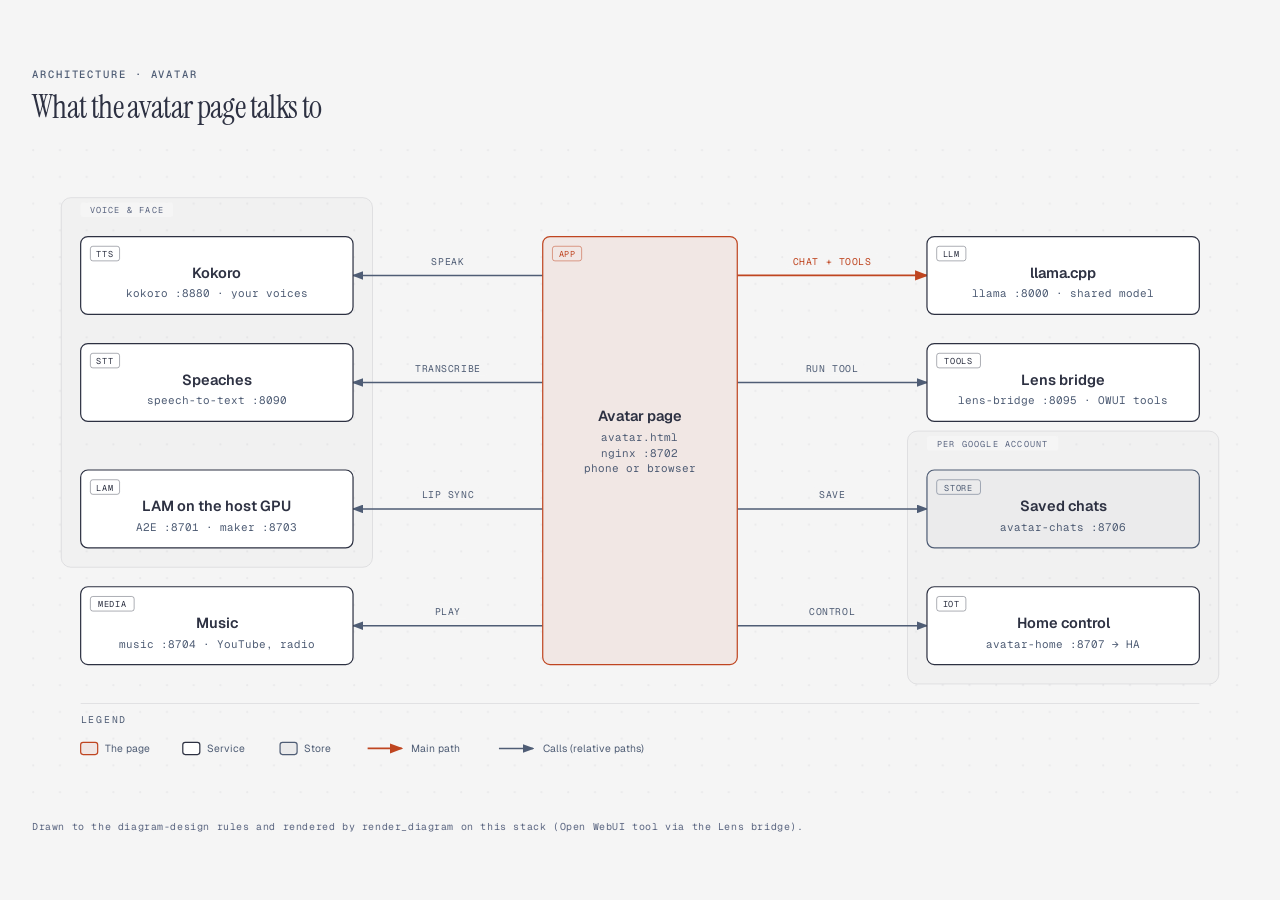
<file: docs/diagrams/architecture-avatar.html>
<!DOCTYPE html>
<html lang="en">
<head>
<meta charset="UTF-8">
<meta name="viewport" content="width=device-width, initial-scale=1.0">
<title>What the avatar page talks to</title>
<link href="https://fonts.googleapis.com/css2?family=Instrument+Serif:ital@0;1&family=Geist:wght@400;500;600&family=Geist+Mono:wght@400;500;600&display=swap" rel="stylesheet">
<style>
  *, *::before, *::after { box-sizing: border-box; margin: 0; padding: 0; }
  body { font-family: 'Geist', system-ui, sans-serif; background: #f5f5f5; color: #2d3142; min-height: 100vh; display: flex; align-items: center; justify-content: center; padding: 3rem 2rem; }
  .frame { max-width: 1240px; width: 100%; }
  .eyebrow { font-family: 'Geist Mono', ui-monospace, monospace; font-size: 0.66rem; font-weight: 500; letter-spacing: 0.18em; text-transform: uppercase; color: #4f5d75; margin-bottom: 0.5rem; }
  h1 { font-family: 'Instrument Serif', serif; font-size: clamp(1.5rem, 2.4vw + 0.75rem, 2rem); font-weight: 400; letter-spacing: -0.02em; line-height: 1.15; margin-bottom: 1.5rem; }
  svg { width: 100%; min-width: 900px; display: block; }
  .cite { font-family: 'Geist Mono', ui-monospace, monospace; font-size: 0.62rem; letter-spacing: 0.06em; color: #5a6580; margin-top: 0.9rem; }
</style>
</head>
<body>
<div class="frame">
<p class="eyebrow">Architecture · Avatar</p>
<h1>What the avatar page talks to</h1>
<svg viewBox="0 0 1000 540" xmlns="http://www.w3.org/2000/svg" role="img" aria-labelledby="avatar-title avatar-desc"><title id="avatar-title">Avatar architecture</title><desc id="avatar-desc">The avatar page calls, through its own nginx, the shared llama.cpp model, the Lens bridge for tools, Kokoro, Speaches and the LAM lip-sync and maker services, the music service, and per-account saved chats and home control.</desc><defs><pattern id="dots" width="22" height="22" patternUnits="userSpaceOnUse"><circle cx="1" cy="1" r="0.9" fill="rgba(45,49,66,0.10)"/></pattern><marker id="arrow" markerWidth="8" markerHeight="6" refX="7" refY="3" orient="auto"><polygon points="0 0, 8 3, 0 6" fill="#4f5d75"/></marker><marker id="arrow-accent" markerWidth="8" markerHeight="6" refX="7" refY="3" orient="auto"><polygon points="0 0, 8 3, 0 6" fill="#bf4520"/></marker><marker id="arrow-link" markerWidth="8" markerHeight="6" refX="7" refY="3" orient="auto"><polygon points="0 0, 8 3, 0 6" fill="#2e5aa8"/></marker></defs><rect width="100%" height="100%" fill="#f5f5f5"/><rect width="100%" height="100%" fill="url(#dots)" opacity="0.55"/><rect x="24" y="40" width="256" height="304" rx="8" fill="rgba(45,49,66,0.02)" stroke="rgba(45,49,66,0.10)" stroke-width="0.8"/><rect x="40" y="44" width="76" height="12" rx="2" fill="#f5f5f5"/><text x="78.0" y="53" fill="#5a6580" font-size="7" font-family="'Geist Mono', ui-monospace, monospace" text-anchor="middle" letter-spacing="0.14em">VOICE &amp; FACE</text>
<rect x="720" y="232" width="256" height="208" rx="8" fill="rgba(45,49,66,0.02)" stroke="rgba(45,49,66,0.10)" stroke-width="0.8"/><rect x="736" y="236" width="108" height="12" rx="2" fill="#f5f5f5"/><text x="790.0" y="245" fill="#5a6580" font-size="7" font-family="'Geist Mono', ui-monospace, monospace" text-anchor="middle" letter-spacing="0.14em">PER GOOGLE ACCOUNT</text>
<path d="M 420,104 H 264" fill="none" stroke="#4f5d75" stroke-width="1.2" marker-end="url(#arrow)"/>
<path d="M 420,192 H 264" fill="none" stroke="#4f5d75" stroke-width="1.2" marker-end="url(#arrow)"/>
<path d="M 420,296 H 264" fill="none" stroke="#4f5d75" stroke-width="1.2" marker-end="url(#arrow)"/>
<path d="M 420,392 H 264" fill="none" stroke="#4f5d75" stroke-width="1.2" marker-end="url(#arrow)"/>
<path d="M 580,104 H 736" fill="none" stroke="#bf4520" stroke-width="1.4" marker-end="url(#arrow-accent)"/>
<path d="M 580,192 H 736" fill="none" stroke="#4f5d75" stroke-width="1.2" marker-end="url(#arrow)"/>
<path d="M 580,296 H 736" fill="none" stroke="#4f5d75" stroke-width="1.2" marker-end="url(#arrow)"/>
<path d="M 580,392 H 736" fill="none" stroke="#4f5d75" stroke-width="1.2" marker-end="url(#arrow)"/>
<rect x="324.0" y="86" width="36" height="12" rx="2" fill="#f5f5f5"/><text x="342" y="95" fill="#4f5d75" font-size="8" font-family="'Geist Mono', ui-monospace, monospace" text-anchor="middle" letter-spacing="0.06em">SPEAK</text>
<rect x="310.0" y="174" width="64" height="12" rx="2" fill="#f5f5f5"/><text x="342" y="183" fill="#4f5d75" font-size="8" font-family="'Geist Mono', ui-monospace, monospace" text-anchor="middle" letter-spacing="0.06em">TRANSCRIBE</text>
<rect x="316.0" y="278" width="52" height="12" rx="2" fill="#f5f5f5"/><text x="342" y="287" fill="#4f5d75" font-size="8" font-family="'Geist Mono', ui-monospace, monospace" text-anchor="middle" letter-spacing="0.06em">LIP SYNC</text>
<rect x="326.0" y="374" width="32" height="12" rx="2" fill="#f5f5f5"/><text x="342" y="383" fill="#4f5d75" font-size="8" font-family="'Geist Mono', ui-monospace, monospace" text-anchor="middle" letter-spacing="0.06em">PLAY</text>
<rect x="620.0" y="86" width="76" height="12" rx="2" fill="#f5f5f5"/><text x="658" y="95" fill="#bf4520" font-size="8" font-family="'Geist Mono', ui-monospace, monospace" text-anchor="middle" letter-spacing="0.06em">CHAT + TOOLS</text>
<rect x="632.0" y="174" width="52" height="12" rx="2" fill="#f5f5f5"/><text x="658" y="183" fill="#4f5d75" font-size="8" font-family="'Geist Mono', ui-monospace, monospace" text-anchor="middle" letter-spacing="0.06em">RUN TOOL</text>
<rect x="642.0" y="278" width="32" height="12" rx="2" fill="#f5f5f5"/><text x="658" y="287" fill="#4f5d75" font-size="8" font-family="'Geist Mono', ui-monospace, monospace" text-anchor="middle" letter-spacing="0.06em">SAVE</text>
<rect x="634.0" y="374" width="48" height="12" rx="2" fill="#f5f5f5"/><text x="658" y="383" fill="#4f5d75" font-size="8" font-family="'Geist Mono', ui-monospace, monospace" text-anchor="middle" letter-spacing="0.06em">CONTROL</text>
<g data-node="Kokoro"><rect x="40" y="72" width="224" height="64" rx="6" fill="#f5f5f5"/><rect x="40" y="72" width="224" height="64" rx="6" fill="#ffffff" stroke="#2d3142" stroke-width="1"/><rect x="48" y="80" width="24" height="12" rx="2" fill="transparent" stroke="rgba(45,49,66,0.40)" stroke-width="0.8"/><text x="60.0" y="89" fill="#2d3142" font-size="7" font-family="'Geist Mono', ui-monospace, monospace" text-anchor="middle" letter-spacing="0.08em">TTS</text><text x="152.0" y="106" fill="#2d3142" font-size="12" font-weight="600" font-family="'Geist', system-ui, sans-serif" text-anchor="middle">Kokoro</text><text x="152.0" y="122" fill="#4f5d75" font-size="9" font-family="'Geist Mono', ui-monospace, monospace" text-anchor="middle">kokoro :8880 · your voices</text></g>
<g data-node="Speaches"><rect x="40" y="160" width="224" height="64" rx="6" fill="#f5f5f5"/><rect x="40" y="160" width="224" height="64" rx="6" fill="#ffffff" stroke="#2d3142" stroke-width="1"/><rect x="48" y="168" width="24" height="12" rx="2" fill="transparent" stroke="rgba(45,49,66,0.40)" stroke-width="0.8"/><text x="60.0" y="177" fill="#2d3142" font-size="7" font-family="'Geist Mono', ui-monospace, monospace" text-anchor="middle" letter-spacing="0.08em">STT</text><text x="152.0" y="194" fill="#2d3142" font-size="12" font-weight="600" font-family="'Geist', system-ui, sans-serif" text-anchor="middle">Speaches</text><text x="152.0" y="210" fill="#4f5d75" font-size="9" font-family="'Geist Mono', ui-monospace, monospace" text-anchor="middle">speech-to-text :8090</text></g>
<g data-node="LAM on the host GPU"><rect x="40" y="264" width="224" height="64" rx="6" fill="#f5f5f5"/><rect x="40" y="264" width="224" height="64" rx="6" fill="#ffffff" stroke="#2d3142" stroke-width="1"/><rect x="48" y="272" width="24" height="12" rx="2" fill="transparent" stroke="rgba(45,49,66,0.40)" stroke-width="0.8"/><text x="60.0" y="281" fill="#2d3142" font-size="7" font-family="'Geist Mono', ui-monospace, monospace" text-anchor="middle" letter-spacing="0.08em">LAM</text><text x="152.0" y="298" fill="#2d3142" font-size="12" font-weight="600" font-family="'Geist', system-ui, sans-serif" text-anchor="middle">LAM on the host GPU</text><text x="152.0" y="314" fill="#4f5d75" font-size="9" font-family="'Geist Mono', ui-monospace, monospace" text-anchor="middle">A2E :8701 · maker :8703</text></g>
<g data-node="Music"><rect x="40" y="360" width="224" height="64" rx="6" fill="#f5f5f5"/><rect x="40" y="360" width="224" height="64" rx="6" fill="#ffffff" stroke="#2d3142" stroke-width="1"/><rect x="48" y="368" width="36" height="12" rx="2" fill="transparent" stroke="rgba(45,49,66,0.40)" stroke-width="0.8"/><text x="66.0" y="377" fill="#2d3142" font-size="7" font-family="'Geist Mono', ui-monospace, monospace" text-anchor="middle" letter-spacing="0.08em">MEDIA</text><text x="152.0" y="394" fill="#2d3142" font-size="12" font-weight="600" font-family="'Geist', system-ui, sans-serif" text-anchor="middle">Music</text><text x="152.0" y="410" fill="#4f5d75" font-size="9" font-family="'Geist Mono', ui-monospace, monospace" text-anchor="middle">music :8704 · YouTube, radio</text></g>
<g data-node="Avatar page"><rect x="420" y="72" width="160" height="352" rx="6" fill="#f5f5f5"/><rect x="420" y="72" width="160" height="352" rx="6" fill="rgba(191,69,32,0.08)" stroke="#bf4520" stroke-width="1"/><rect x="428" y="80" width="24" height="12" rx="2" fill="transparent" stroke="rgba(191,69,32,0.50)" stroke-width="0.8"/><text x="440.0" y="89" fill="#bf4520" font-size="7" font-family="'Geist Mono', ui-monospace, monospace" text-anchor="middle" letter-spacing="0.08em">APP</text><text x="500.0" y="224.0" fill="#2d3142" font-size="12" font-weight="600" font-family="'Geist', system-ui, sans-serif" text-anchor="middle">Avatar page</text><text x="500.0" y="240.0" fill="#4f5d75" font-size="9" font-family="'Geist Mono', ui-monospace, monospace" text-anchor="middle">avatar.html</text><text x="500.0" y="253.0" fill="#4f5d75" font-size="9" font-family="'Geist Mono', ui-monospace, monospace" text-anchor="middle">nginx :8702</text><text x="500.0" y="266.0" fill="#4f5d75" font-size="9" font-family="'Geist Mono', ui-monospace, monospace" text-anchor="middle">phone or browser</text></g>
<g data-node="llama.cpp"><rect x="736" y="72" width="224" height="64" rx="6" fill="#f5f5f5"/><rect x="736" y="72" width="224" height="64" rx="6" fill="#ffffff" stroke="#2d3142" stroke-width="1"/><rect x="744" y="80" width="24" height="12" rx="2" fill="transparent" stroke="rgba(45,49,66,0.40)" stroke-width="0.8"/><text x="756.0" y="89" fill="#2d3142" font-size="7" font-family="'Geist Mono', ui-monospace, monospace" text-anchor="middle" letter-spacing="0.08em">LLM</text><text x="848.0" y="106" fill="#2d3142" font-size="12" font-weight="600" font-family="'Geist', system-ui, sans-serif" text-anchor="middle">llama.cpp</text><text x="848.0" y="122" fill="#4f5d75" font-size="9" font-family="'Geist Mono', ui-monospace, monospace" text-anchor="middle">llama :8000 · shared model</text></g>
<g data-node="Lens bridge"><rect x="736" y="160" width="224" height="64" rx="6" fill="#f5f5f5"/><rect x="736" y="160" width="224" height="64" rx="6" fill="#ffffff" stroke="#2d3142" stroke-width="1"/><rect x="744" y="168" width="36" height="12" rx="2" fill="transparent" stroke="rgba(45,49,66,0.40)" stroke-width="0.8"/><text x="762.0" y="177" fill="#2d3142" font-size="7" font-family="'Geist Mono', ui-monospace, monospace" text-anchor="middle" letter-spacing="0.08em">TOOLS</text><text x="848.0" y="194" fill="#2d3142" font-size="12" font-weight="600" font-family="'Geist', system-ui, sans-serif" text-anchor="middle">Lens bridge</text><text x="848.0" y="210" fill="#4f5d75" font-size="9" font-family="'Geist Mono', ui-monospace, monospace" text-anchor="middle">lens-bridge :8095 · OWUI tools</text></g>
<g data-node="Saved chats"><rect x="736" y="264" width="224" height="64" rx="6" fill="#f5f5f5"/><rect x="736" y="264" width="224" height="64" rx="6" fill="rgba(45,49,66,0.05)" stroke="#4f5d75" stroke-width="1"/><rect x="744" y="272" width="36" height="12" rx="2" fill="transparent" stroke="rgba(79,93,117,0.50)" stroke-width="0.8"/><text x="762.0" y="281" fill="#4f5d75" font-size="7" font-family="'Geist Mono', ui-monospace, monospace" text-anchor="middle" letter-spacing="0.08em">STORE</text><text x="848.0" y="298" fill="#2d3142" font-size="12" font-weight="600" font-family="'Geist', system-ui, sans-serif" text-anchor="middle">Saved chats</text><text x="848.0" y="314" fill="#4f5d75" font-size="9" font-family="'Geist Mono', ui-monospace, monospace" text-anchor="middle">avatar-chats :8706</text></g>
<g data-node="Home control"><rect x="736" y="360" width="224" height="64" rx="6" fill="#f5f5f5"/><rect x="736" y="360" width="224" height="64" rx="6" fill="#ffffff" stroke="#2d3142" stroke-width="1"/><rect x="744" y="368" width="24" height="12" rx="2" fill="transparent" stroke="rgba(45,49,66,0.40)" stroke-width="0.8"/><text x="756.0" y="377" fill="#2d3142" font-size="7" font-family="'Geist Mono', ui-monospace, monospace" text-anchor="middle" letter-spacing="0.08em">IOT</text><text x="848.0" y="394" fill="#2d3142" font-size="12" font-weight="600" font-family="'Geist', system-ui, sans-serif" text-anchor="middle">Home control</text><text x="848.0" y="410" fill="#4f5d75" font-size="9" font-family="'Geist Mono', ui-monospace, monospace" text-anchor="middle">avatar-home :8707 → HA</text></g><line x1="40" y1="456" x2="960" y2="456" stroke="rgba(45,49,66,0.10)" stroke-width="0.8"/><text x="40" y="472" fill="#4f5d75" font-size="8" font-family="'Geist Mono', ui-monospace, monospace" letter-spacing="0.18em">LEGEND</text><rect x="40" y="488" width="14" height="10" rx="2" fill="rgba(191,69,32,0.08)" stroke="#bf4520" stroke-width="1"/><text x="60" y="496" fill="#4f5d75" font-size="8.5" font-family="'Geist', system-ui, sans-serif">The page</text><rect x="124" y="488" width="14" height="10" rx="2" fill="#ffffff" stroke="#2d3142" stroke-width="1"/><text x="144" y="496" fill="#4f5d75" font-size="8.5" font-family="'Geist', system-ui, sans-serif">Service</text><rect x="204" y="488" width="14" height="10" rx="2" fill="rgba(45,49,66,0.05)" stroke="#4f5d75" stroke-width="1"/><text x="224" y="496" fill="#4f5d75" font-size="8.5" font-family="'Geist', system-ui, sans-serif">Store</text><line x1="276" y1="493" x2="304" y2="493" stroke="#bf4520" stroke-width="1.4" marker-end="url(#arrow-accent)"/><text x="312" y="496" fill="#4f5d75" font-size="8.5" font-family="'Geist', system-ui, sans-serif">Main path</text><line x1="384" y1="493" x2="412" y2="493" stroke="#4f5d75" stroke-width="1.2" marker-end="url(#arrow)"/><text x="420" y="496" fill="#4f5d75" font-size="8.5" font-family="'Geist', system-ui, sans-serif">Calls (relative paths)</text></svg>
<p class="cite">Drawn to the diagram-design rules and rendered by render_diagram on this stack (Open WebUI tool via the Lens bridge).</p>
</div>
</body>
</html>
</file>
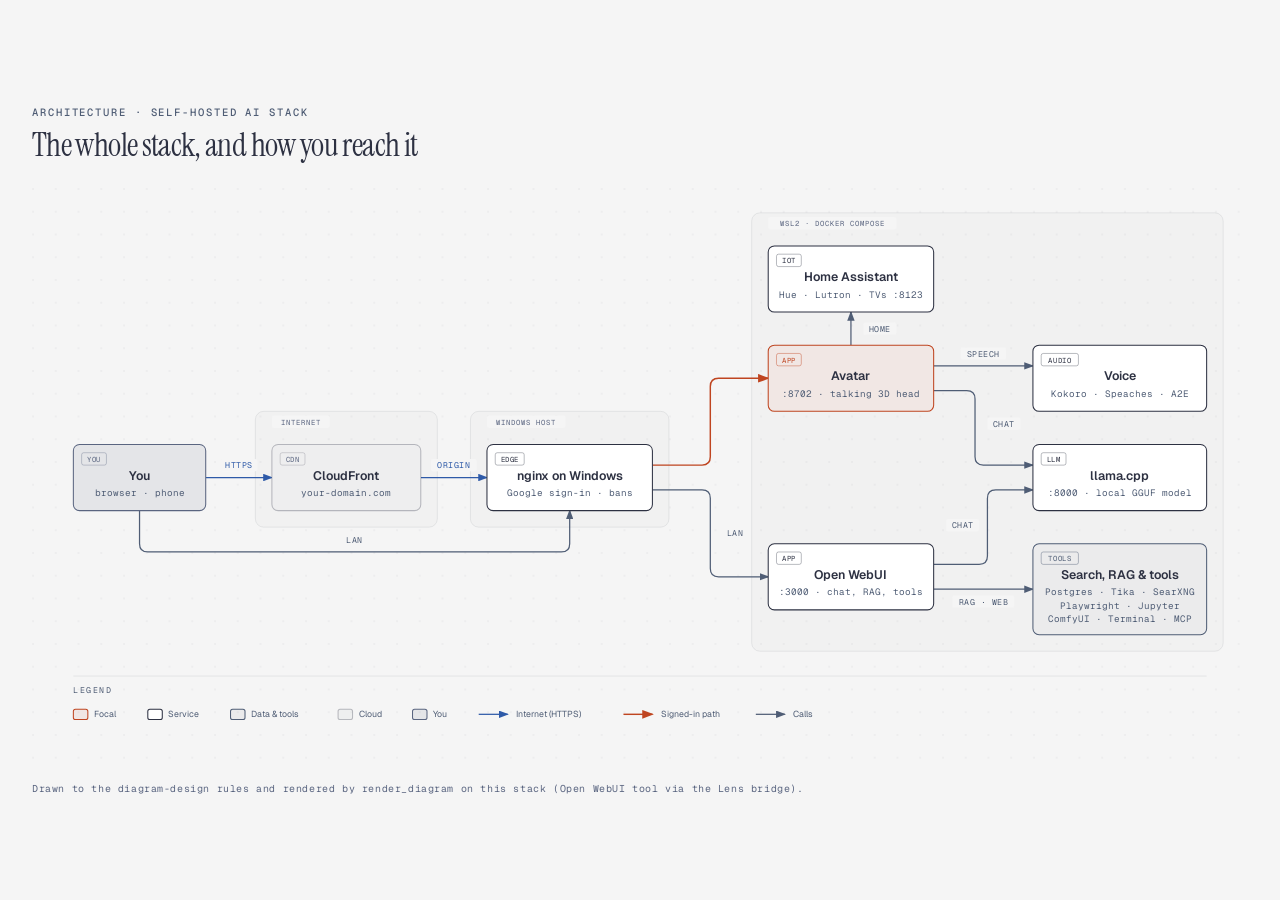
<file: docs/diagrams/architecture-stack.html>
<!DOCTYPE html>
<html lang="en">
<head>
<meta charset="UTF-8">
<meta name="viewport" content="width=device-width, initial-scale=1.0">
<title>The whole stack, and how you reach it</title>
<link href="https://fonts.googleapis.com/css2?family=Instrument+Serif:ital@0;1&family=Geist:wght@400;500;600&family=Geist+Mono:wght@400;500;600&display=swap" rel="stylesheet">
<style>
  *, *::before, *::after { box-sizing: border-box; margin: 0; padding: 0; }
  body { font-family: 'Geist', system-ui, sans-serif; background: #f5f5f5; color: #2d3142; min-height: 100vh; display: flex; align-items: center; justify-content: center; padding: 3rem 2rem; }
  .frame { max-width: 1240px; width: 100%; }
  .eyebrow { font-family: 'Geist Mono', ui-monospace, monospace; font-size: 0.66rem; font-weight: 500; letter-spacing: 0.18em; text-transform: uppercase; color: #4f5d75; margin-bottom: 0.5rem; }
  h1 { font-family: 'Instrument Serif', serif; font-size: clamp(1.5rem, 2.4vw + 0.75rem, 2rem); font-weight: 400; letter-spacing: -0.02em; line-height: 1.15; margin-bottom: 1.5rem; }
  svg { width: 100%; min-width: 1000px; display: block; }
  .cite { font-family: 'Geist Mono', ui-monospace, monospace; font-size: 0.62rem; letter-spacing: 0.06em; color: #5a6580; margin-top: 0.9rem; }
</style>
</head>
<body>
<div class="frame">
<p class="eyebrow">Architecture · Self-hosted AI stack</p>
<h1>The whole stack, and how you reach it</h1>
<svg viewBox="0 0 1176 560" xmlns="http://www.w3.org/2000/svg" role="img" aria-labelledby="stack-title stack-desc"><title id="stack-title">Self-hosted AI stack</title><desc id="stack-desc">Architecture of the stack: you reach the avatar through CloudFront and nginx with Google sign-in, or on the LAN; the avatar and Open WebUI share one local llama.cpp model, voice services, search and RAG tools, and the avatar controls Home Assistant.</desc><defs><pattern id="dots" width="22" height="22" patternUnits="userSpaceOnUse"><circle cx="1" cy="1" r="0.9" fill="rgba(45,49,66,0.10)"/></pattern><marker id="arrow" markerWidth="8" markerHeight="6" refX="7" refY="3" orient="auto"><polygon points="0 0, 8 3, 0 6" fill="#4f5d75"/></marker><marker id="arrow-accent" markerWidth="8" markerHeight="6" refX="7" refY="3" orient="auto"><polygon points="0 0, 8 3, 0 6" fill="#bf4520"/></marker><marker id="arrow-link" markerWidth="8" markerHeight="6" refX="7" refY="3" orient="auto"><polygon points="0 0, 8 3, 0 6" fill="#2e5aa8"/></marker></defs><rect width="100%" height="100%" fill="#f5f5f5"/><rect width="100%" height="100%" fill="url(#dots)" opacity="0.55"/><rect x="216" y="216" width="176" height="112" rx="8" fill="rgba(45,49,66,0.02)" stroke="rgba(45,49,66,0.10)" stroke-width="0.8"/><rect x="232" y="220" width="56" height="12" rx="2" fill="#f5f5f5"/><text x="260.0" y="229" fill="#5a6580" font-size="7" font-family="'Geist Mono', ui-monospace, monospace" text-anchor="middle" letter-spacing="0.14em">INTERNET</text>
<rect x="424" y="216" width="192" height="112" rx="8" fill="rgba(45,49,66,0.02)" stroke="rgba(45,49,66,0.10)" stroke-width="0.8"/><rect x="440" y="220" width="76" height="12" rx="2" fill="#f5f5f5"/><text x="478.0" y="229" fill="#5a6580" font-size="7" font-family="'Geist Mono', ui-monospace, monospace" text-anchor="middle" letter-spacing="0.14em">WINDOWS HOST</text>
<rect x="696" y="24" width="456" height="424" rx="8" fill="rgba(45,49,66,0.02)" stroke="rgba(45,49,66,0.10)" stroke-width="0.8"/><rect x="712" y="28" width="124" height="12" rx="2" fill="#f5f5f5"/><text x="774.0" y="37" fill="#5a6580" font-size="7" font-family="'Geist Mono', ui-monospace, monospace" text-anchor="middle" letter-spacing="0.14em">WSL2 · DOCKER COMPOSE</text>
<path d="M 168,280 H 232" fill="none" stroke="#2e5aa8" stroke-width="1.2" marker-end="url(#arrow-link)"/>
<path d="M 376,280 H 440" fill="none" stroke="#2e5aa8" stroke-width="1.2" marker-end="url(#arrow-link)"/>
<path d="M 104,312 V 344 Q 104,352 112,352 H 512 Q 520,352 520,344 V 312" fill="none" stroke="#4f5d75" stroke-width="1.2" marker-end="url(#arrow)"/>
<path d="M 600,268 H 648 Q 656,268 656,260 V 192 Q 656,184 664,184 H 712" fill="none" stroke="#bf4520" stroke-width="1.4" marker-end="url(#arrow-accent)"/>
<path d="M 600,292 H 648 Q 656,292 656,300 V 368 Q 656,376 664,376 H 712" fill="none" stroke="#4f5d75" stroke-width="1.2" marker-end="url(#arrow)"/>
<path d="M 792,152 V 120" fill="none" stroke="#4f5d75" stroke-width="1.2" marker-end="url(#arrow)"/>
<path d="M 872,172 H 968" fill="none" stroke="#4f5d75" stroke-width="1.2" marker-end="url(#arrow)"/>
<path d="M 872,196 H 904 Q 912,196 912,204 V 260 Q 912,268 920,268 H 968" fill="none" stroke="#4f5d75" stroke-width="1.2" marker-end="url(#arrow)"/>
<path d="M 872,364 H 916 Q 924,364 924,356 V 300 Q 924,292 932,292 H 968" fill="none" stroke="#4f5d75" stroke-width="1.2" marker-end="url(#arrow)"/>
<path d="M 872,388 H 968" fill="none" stroke="#4f5d75" stroke-width="1.2" marker-end="url(#arrow)"/>
<rect x="182.0" y="262" width="36" height="12" rx="2" fill="#f5f5f5"/><text x="200" y="271" fill="#2e5aa8" font-size="8" font-family="'Geist Mono', ui-monospace, monospace" text-anchor="middle" letter-spacing="0.06em">HTTPS</text>
<rect x="386.0" y="262" width="44" height="12" rx="2" fill="#f5f5f5"/><text x="408" y="271" fill="#2e5aa8" font-size="8" font-family="'Geist Mono', ui-monospace, monospace" text-anchor="middle" letter-spacing="0.06em">ORIGIN</text>
<rect x="298.0" y="334" width="28" height="12" rx="2" fill="#f5f5f5"/><text x="312" y="343" fill="#4f5d75" font-size="8" font-family="'Geist Mono', ui-monospace, monospace" text-anchor="middle" letter-spacing="0.06em">LAN</text>
<rect x="666.0" y="328" width="28" height="12" rx="2" fill="#f5f5f5"/><text x="680" y="337" fill="#4f5d75" font-size="8" font-family="'Geist Mono', ui-monospace, monospace" text-anchor="middle" letter-spacing="0.06em">LAN</text>
<rect x="804.0" y="130" width="32" height="12" rx="2" fill="#f5f5f5"/><text x="820" y="139" fill="#4f5d75" font-size="8" font-family="'Geist Mono', ui-monospace, monospace" text-anchor="middle" letter-spacing="0.06em">HOME</text>
<rect x="898.0" y="154" width="44" height="12" rx="2" fill="#f5f5f5"/><text x="920" y="163" fill="#4f5d75" font-size="8" font-family="'Geist Mono', ui-monospace, monospace" text-anchor="middle" letter-spacing="0.06em">SPEECH</text>
<rect x="924.0" y="222" width="32" height="12" rx="2" fill="#f5f5f5"/><text x="940" y="231" fill="#4f5d75" font-size="8" font-family="'Geist Mono', ui-monospace, monospace" text-anchor="middle" letter-spacing="0.06em">CHAT</text>
<rect x="884.0" y="320" width="32" height="12" rx="2" fill="#f5f5f5"/><text x="900" y="329" fill="#4f5d75" font-size="8" font-family="'Geist Mono', ui-monospace, monospace" text-anchor="middle" letter-spacing="0.06em">CHAT</text>
<rect x="890.0" y="394" width="60" height="12" rx="2" fill="#f5f5f5"/><text x="920" y="403" fill="#4f5d75" font-size="8" font-family="'Geist Mono', ui-monospace, monospace" text-anchor="middle" letter-spacing="0.06em">RAG · WEB</text>
<g data-node="You"><rect x="40" y="248" width="128" height="64" rx="6" fill="#f5f5f5"/><rect x="40" y="248" width="128" height="64" rx="6" fill="rgba(79,93,117,0.10)" stroke="#5a6580" stroke-width="1"/><rect x="48" y="256" width="24" height="12" rx="2" fill="transparent" stroke="rgba(90,101,128,0.40)" stroke-width="0.8"/><text x="60.0" y="265" fill="#5a6580" font-size="7" font-family="'Geist Mono', ui-monospace, monospace" text-anchor="middle" letter-spacing="0.08em">YOU</text><text x="104.0" y="282" fill="#2d3142" font-size="12" font-weight="600" font-family="'Geist', system-ui, sans-serif" text-anchor="middle">You</text><text x="104.0" y="298" fill="#4f5d75" font-size="9" font-family="'Geist Mono', ui-monospace, monospace" text-anchor="middle">browser · phone</text></g>
<g data-node="CloudFront"><rect x="232" y="248" width="144" height="64" rx="6" fill="#f5f5f5"/><rect x="232" y="248" width="144" height="64" rx="6" fill="rgba(45,49,66,0.03)" stroke="rgba(45,49,66,0.30)" stroke-width="1"/><rect x="240" y="256" width="24" height="12" rx="2" fill="transparent" stroke="rgba(45,49,66,0.22)" stroke-width="0.8"/><text x="252.0" y="265" fill="#5a6580" font-size="7" font-family="'Geist Mono', ui-monospace, monospace" text-anchor="middle" letter-spacing="0.08em">CDN</text><text x="304.0" y="282" fill="#2d3142" font-size="12" font-weight="600" font-family="'Geist', system-ui, sans-serif" text-anchor="middle">CloudFront</text><text x="304.0" y="298" fill="#4f5d75" font-size="9" font-family="'Geist Mono', ui-monospace, monospace" text-anchor="middle">your-domain.com</text></g>
<g data-node="nginx on Windows"><rect x="440" y="248" width="160" height="64" rx="6" fill="#f5f5f5"/><rect x="440" y="248" width="160" height="64" rx="6" fill="#ffffff" stroke="#2d3142" stroke-width="1"/><rect x="448" y="256" width="28" height="12" rx="2" fill="transparent" stroke="rgba(45,49,66,0.40)" stroke-width="0.8"/><text x="462.0" y="265" fill="#2d3142" font-size="7" font-family="'Geist Mono', ui-monospace, monospace" text-anchor="middle" letter-spacing="0.08em">EDGE</text><text x="520.0" y="282" fill="#2d3142" font-size="12" font-weight="600" font-family="'Geist', system-ui, sans-serif" text-anchor="middle">nginx on Windows</text><text x="520.0" y="298" fill="#4f5d75" font-size="9" font-family="'Geist Mono', ui-monospace, monospace" text-anchor="middle">Google sign-in · bans</text></g>
<g data-node="Home Assistant"><rect x="712" y="56" width="160" height="64" rx="6" fill="#f5f5f5"/><rect x="712" y="56" width="160" height="64" rx="6" fill="#ffffff" stroke="#2d3142" stroke-width="1"/><rect x="720" y="64" width="24" height="12" rx="2" fill="transparent" stroke="rgba(45,49,66,0.40)" stroke-width="0.8"/><text x="732.0" y="73" fill="#2d3142" font-size="7" font-family="'Geist Mono', ui-monospace, monospace" text-anchor="middle" letter-spacing="0.08em">IOT</text><text x="792.0" y="90" fill="#2d3142" font-size="12" font-weight="600" font-family="'Geist', system-ui, sans-serif" text-anchor="middle">Home Assistant</text><text x="792.0" y="106" fill="#4f5d75" font-size="9" font-family="'Geist Mono', ui-monospace, monospace" text-anchor="middle">Hue · Lutron · TVs :8123</text></g>
<g data-node="Avatar"><rect x="712" y="152" width="160" height="64" rx="6" fill="#f5f5f5"/><rect x="712" y="152" width="160" height="64" rx="6" fill="rgba(191,69,32,0.08)" stroke="#bf4520" stroke-width="1"/><rect x="720" y="160" width="24" height="12" rx="2" fill="transparent" stroke="rgba(191,69,32,0.50)" stroke-width="0.8"/><text x="732.0" y="169" fill="#bf4520" font-size="7" font-family="'Geist Mono', ui-monospace, monospace" text-anchor="middle" letter-spacing="0.08em">APP</text><text x="792.0" y="186" fill="#2d3142" font-size="12" font-weight="600" font-family="'Geist', system-ui, sans-serif" text-anchor="middle">Avatar</text><text x="792.0" y="202" fill="#4f5d75" font-size="9" font-family="'Geist Mono', ui-monospace, monospace" text-anchor="middle">:8702 · talking 3D head</text></g>
<g data-node="Open WebUI"><rect x="712" y="344" width="160" height="64" rx="6" fill="#f5f5f5"/><rect x="712" y="344" width="160" height="64" rx="6" fill="#ffffff" stroke="#2d3142" stroke-width="1"/><rect x="720" y="352" width="24" height="12" rx="2" fill="transparent" stroke="rgba(45,49,66,0.40)" stroke-width="0.8"/><text x="732.0" y="361" fill="#2d3142" font-size="7" font-family="'Geist Mono', ui-monospace, monospace" text-anchor="middle" letter-spacing="0.08em">APP</text><text x="792.0" y="378" fill="#2d3142" font-size="12" font-weight="600" font-family="'Geist', system-ui, sans-serif" text-anchor="middle">Open WebUI</text><text x="792.0" y="394" fill="#4f5d75" font-size="9" font-family="'Geist Mono', ui-monospace, monospace" text-anchor="middle">:3000 · chat, RAG, tools</text></g>
<g data-node="Voice"><rect x="968" y="152" width="168" height="64" rx="6" fill="#f5f5f5"/><rect x="968" y="152" width="168" height="64" rx="6" fill="#ffffff" stroke="#2d3142" stroke-width="1"/><rect x="976" y="160" width="36" height="12" rx="2" fill="transparent" stroke="rgba(45,49,66,0.40)" stroke-width="0.8"/><text x="994.0" y="169" fill="#2d3142" font-size="7" font-family="'Geist Mono', ui-monospace, monospace" text-anchor="middle" letter-spacing="0.08em">AUDIO</text><text x="1052.0" y="186" fill="#2d3142" font-size="12" font-weight="600" font-family="'Geist', system-ui, sans-serif" text-anchor="middle">Voice</text><text x="1052.0" y="202" fill="#4f5d75" font-size="9" font-family="'Geist Mono', ui-monospace, monospace" text-anchor="middle">Kokoro · Speaches · A2E</text></g>
<g data-node="llama.cpp"><rect x="968" y="248" width="168" height="64" rx="6" fill="#f5f5f5"/><rect x="968" y="248" width="168" height="64" rx="6" fill="#ffffff" stroke="#2d3142" stroke-width="1"/><rect x="976" y="256" width="24" height="12" rx="2" fill="transparent" stroke="rgba(45,49,66,0.40)" stroke-width="0.8"/><text x="988.0" y="265" fill="#2d3142" font-size="7" font-family="'Geist Mono', ui-monospace, monospace" text-anchor="middle" letter-spacing="0.08em">LLM</text><text x="1052.0" y="282" fill="#2d3142" font-size="12" font-weight="600" font-family="'Geist', system-ui, sans-serif" text-anchor="middle">llama.cpp</text><text x="1052.0" y="298" fill="#4f5d75" font-size="9" font-family="'Geist Mono', ui-monospace, monospace" text-anchor="middle">:8000 · local GGUF model</text></g>
<g data-node="Search, RAG &amp; tools"><rect x="968" y="344" width="168" height="88" rx="6" fill="#f5f5f5"/><rect x="968" y="344" width="168" height="88" rx="6" fill="rgba(45,49,66,0.05)" stroke="#4f5d75" stroke-width="1"/><rect x="976" y="352" width="36" height="12" rx="2" fill="transparent" stroke="rgba(79,93,117,0.50)" stroke-width="0.8"/><text x="994.0" y="361" fill="#4f5d75" font-size="7" font-family="'Geist Mono', ui-monospace, monospace" text-anchor="middle" letter-spacing="0.08em">TOOLS</text><text x="1052.0" y="378" fill="#2d3142" font-size="12" font-weight="600" font-family="'Geist', system-ui, sans-serif" text-anchor="middle">Search, RAG &amp; tools</text><text x="1052.0" y="394" fill="#4f5d75" font-size="9" font-family="'Geist Mono', ui-monospace, monospace" text-anchor="middle">Postgres · Tika · SearXNG</text><text x="1052.0" y="407" fill="#4f5d75" font-size="9" font-family="'Geist Mono', ui-monospace, monospace" text-anchor="middle">Playwright · Jupyter</text><text x="1052.0" y="420" fill="#4f5d75" font-size="9" font-family="'Geist Mono', ui-monospace, monospace" text-anchor="middle">ComfyUI · Terminal · MCP</text></g><line x1="40" y1="472" x2="1136" y2="472" stroke="rgba(45,49,66,0.10)" stroke-width="0.8"/><text x="40" y="488" fill="#4f5d75" font-size="8" font-family="'Geist Mono', ui-monospace, monospace" letter-spacing="0.18em">LEGEND</text><rect x="40" y="504" width="14" height="10" rx="2" fill="rgba(191,69,32,0.08)" stroke="#bf4520" stroke-width="1"/><text x="60" y="512" fill="#4f5d75" font-size="8.5" font-family="'Geist', system-ui, sans-serif">Focal</text><rect x="112" y="504" width="14" height="10" rx="2" fill="#ffffff" stroke="#2d3142" stroke-width="1"/><text x="132" y="512" fill="#4f5d75" font-size="8.5" font-family="'Geist', system-ui, sans-serif">Service</text><rect x="192" y="504" width="14" height="10" rx="2" fill="rgba(45,49,66,0.05)" stroke="#4f5d75" stroke-width="1"/><text x="212" y="512" fill="#4f5d75" font-size="8.5" font-family="'Geist', system-ui, sans-serif">Data &amp; tools</text><rect x="296" y="504" width="14" height="10" rx="2" fill="rgba(45,49,66,0.03)" stroke="rgba(45,49,66,0.30)" stroke-width="1"/><text x="316" y="512" fill="#4f5d75" font-size="8.5" font-family="'Geist', system-ui, sans-serif">Cloud</text><rect x="368" y="504" width="14" height="10" rx="2" fill="rgba(79,93,117,0.10)" stroke="#5a6580" stroke-width="1"/><text x="388" y="512" fill="#4f5d75" font-size="8.5" font-family="'Geist', system-ui, sans-serif">You</text><line x1="432" y1="509" x2="460" y2="509" stroke="#2e5aa8" stroke-width="1.2" marker-end="url(#arrow-link)"/><text x="468" y="512" fill="#4f5d75" font-size="8.5" font-family="'Geist', system-ui, sans-serif">Internet (HTTPS)</text><line x1="572" y1="509" x2="600" y2="509" stroke="#bf4520" stroke-width="1.4" marker-end="url(#arrow-accent)"/><text x="608" y="512" fill="#4f5d75" font-size="8.5" font-family="'Geist', system-ui, sans-serif">Signed-in path</text><line x1="700" y1="509" x2="728" y2="509" stroke="#4f5d75" stroke-width="1.2" marker-end="url(#arrow)"/><text x="736" y="512" fill="#4f5d75" font-size="8.5" font-family="'Geist', system-ui, sans-serif">Calls</text></svg>
<p class="cite">Drawn to the diagram-design rules and rendered by render_diagram on this stack (Open WebUI tool via the Lens bridge).</p>
</div>
</body>
</html>
</file>
